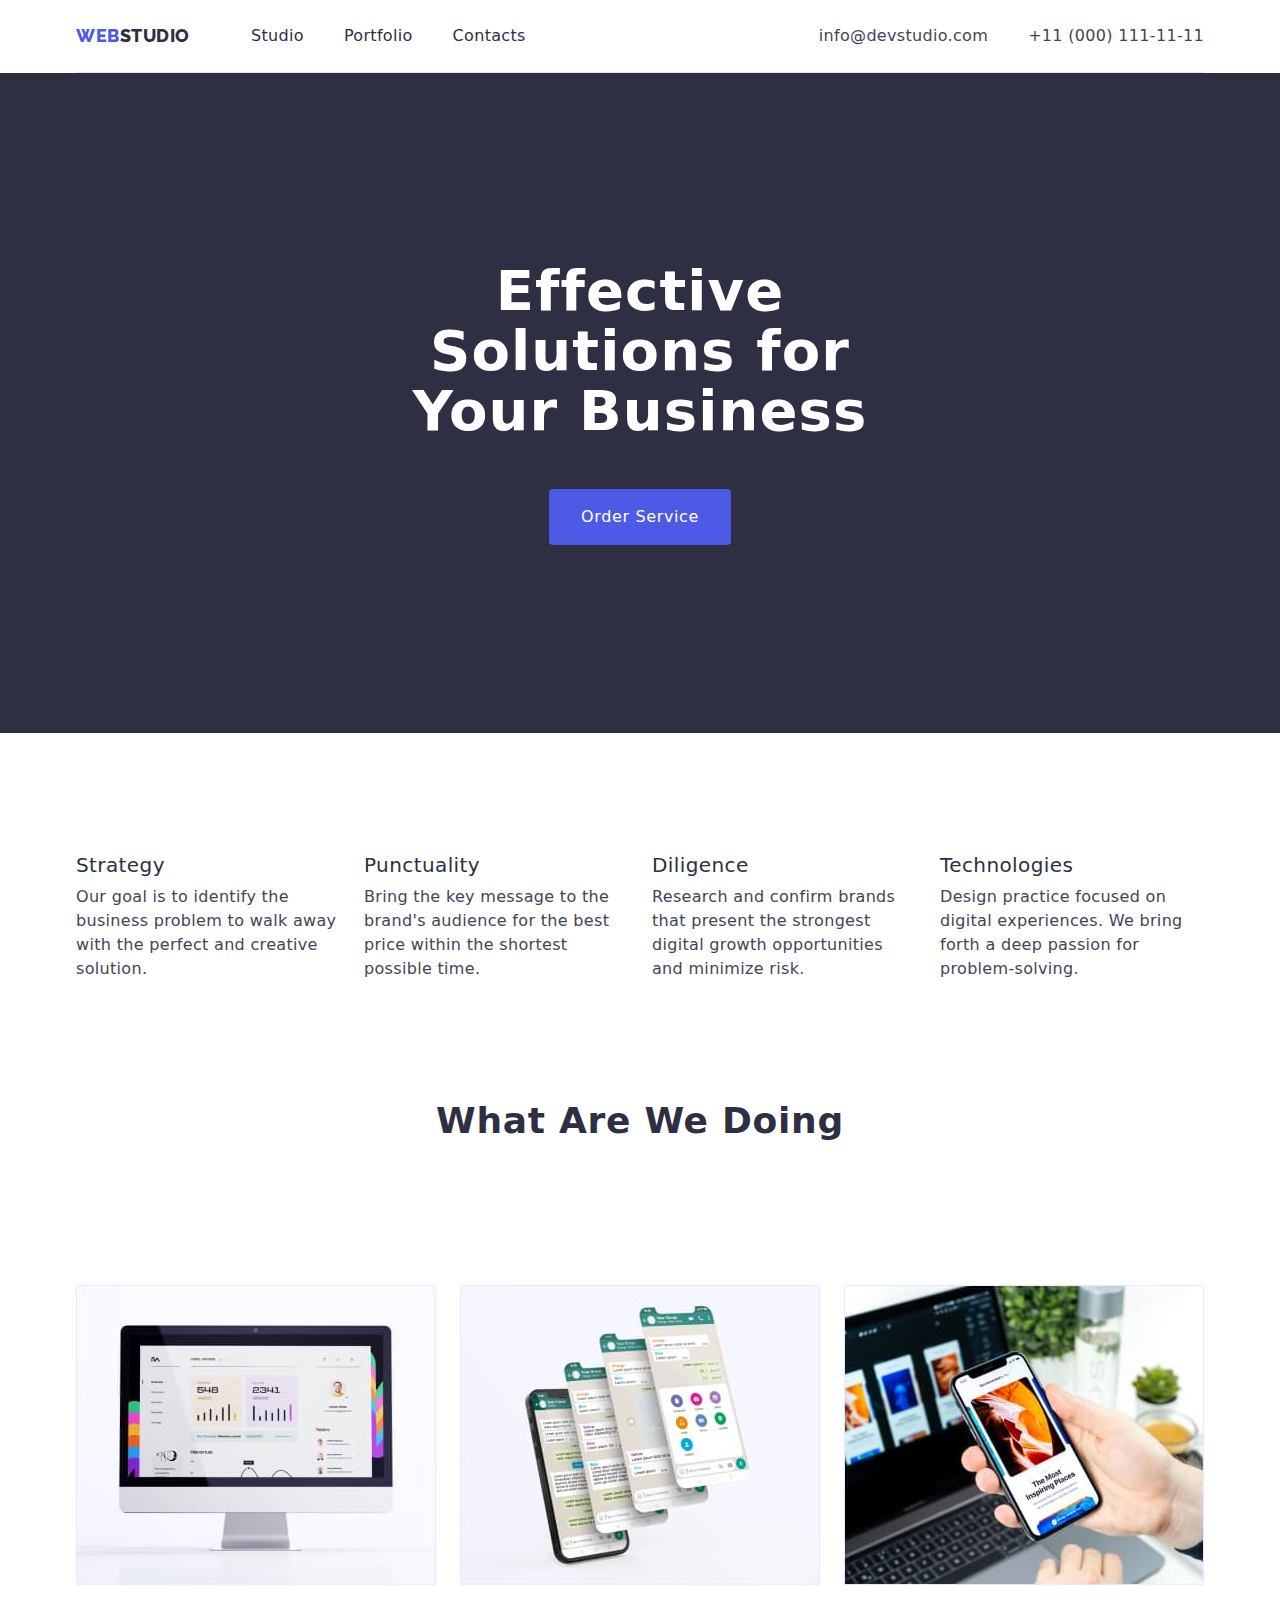
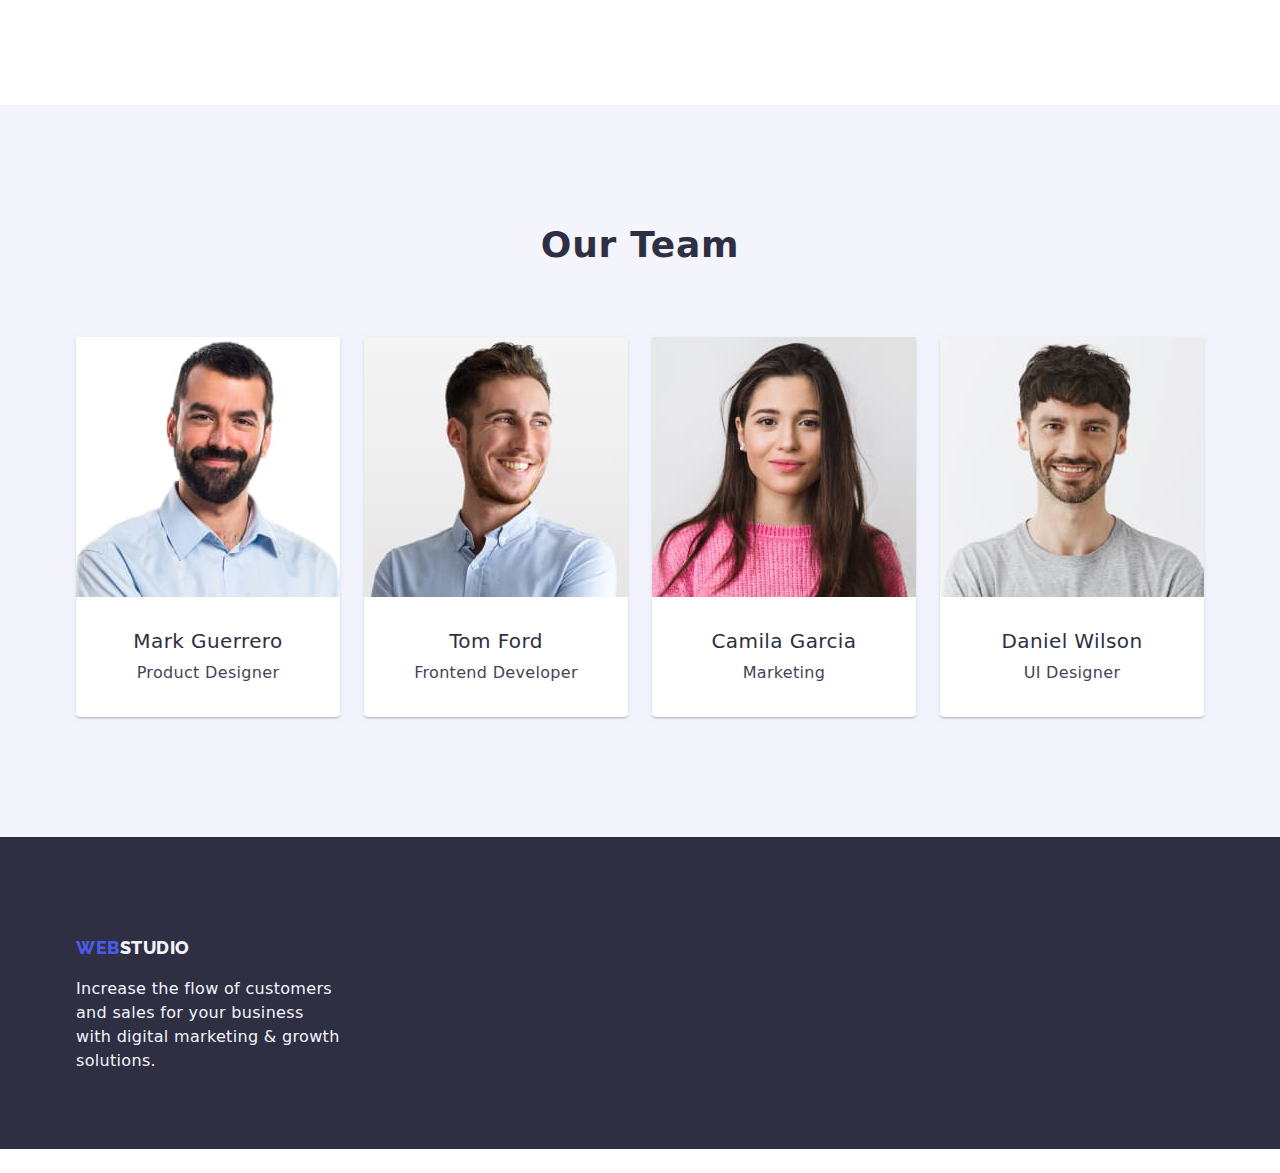
<file: index.html>
<!DOCTYPE html>
<html lang="en">
  <head>
    <meta charset="UTF-8" />
    <meta name="viewport" content="width=device-width, initial-scale=1.0" />
    <title>Studio</title>
    <link rel="stylesheet" href="./css/styles.css" />
    <link rel="preconnect" href="https://fonts.googleapis.com" />
    <link rel="preconnect" href="https://fonts.gstatic.com" crossorigin />
    <link
      href="https://fonts.googleapis.com/css2?family=Raleway:wght@800&family=Roboto:wght@400;500;700;900&display=swap"
      rel="stylesheet"
    />
    <link
      rel="stylesheet"
      href="https://cdnjs.cloudflare.com/ajax/libs/modern-normalize/2.0.0/modern-normalize.min.css"
    />
  </head>
  <body>
    <header>
      <div class="container">
        <div class="head-nav">
          <a class="logo" href="index.html"
            ><span class="iris">WEB</span
            ><span class="navyblue">STUDIO</span></a
          >
          <nav>
            <menu class="menu-nav">
              <li><a class="menu-item" href="index.html">Studio</a></li>
              <li><a class="menu-item" href="portfolio.html">Portfolio</a></li>
              <li><a class="menu-item" href="#0">Contacts</a></li>
            </menu>
          </nav>
          <ul class="contact-list">
            <li>
              <a class="contact" href="#0">info@devstudio.com</a>
            </li>
            <li>
              <a class="contact" href="#0">+11 (000) 111-11-11</a>
            </li>
          </ul>
        </div>
      </div>
    </header>
    <main>
      <section class="header-background">
        <div class="container header-flex">
          <h1 class="main-header">Effective Solutions for Your Business</h1>
          <button class="front-button" type="button">Order Service</button>
        </div>
      </section>
      <div class="container">
        <ul class="ideas">
          <li>
            <h3 class="advantages">Strategy</h3>
            <p class="discription">
              Our goal is to identify the business problem to walk away with the
              perfect and creative solution.
            </p>
          </li>
          <li>
            <h3 class="advantages">Punctuality</h3>
            <p class="discription">
              Bring the key message to the brand's audience for the best price
              within the shortest possible time.
            </p>
          </li>
          <li>
            <h3 class="advantages">Diligence</h3>
            <p class="discription">
              Research and confirm brands that present the strongest digital
              growth opportunities and minimize risk.
            </p>
          </li>
          <li>
            <h3 class="advantages">Technologies</h3>
            <p class="discription">
              Design practice focused on digital experiences. We bring forth a
              deep passion for problem-solving.
            </p>
          </li>
        </ul>
      </div>
      <div class="container">
        <section>
          <h2 class="header2">What are we doing</h2>
          <ul class="what-we-do">
            <li class="work-img">
              <img
                src="images/picture1.jpg"
                alt="computer monitor with graphics"
                width="360"
                height="300"
              />
            </li>
            <li class="work-img">
              <img
                src="images/picture2.jpg"
                alt="smartphone screen with some graphics"
                width="360"
                height="300"
              />
            </li>
            <li class="work-img">
              <img
                src="images/picture3.jpg"
                alt="smartphone scrren with a laptop in background with graphics on"
                width="360"
                height="300"
              />
            </li>
          </ul>
        </section>
      </div>
      <section class="bottom-section">
        <h2 class="header2">Our Team</h2>
        <ul class="team-cards">
          <li>
            <figure class="team-card">
              <img
                src="images/photo1.jpg"
                alt="smilling bearded male in light blue shirt"
                width="264"
                height="260"
              />
              <figcaption>
                <h3 class="person-name">Mark Guerrero</h3>
                <p class="person-position">Product Designer</p>
              </figcaption>
            </figure>
          </li>
          <li>
            <figure class="team-card">
              <img
                src="images/photo2.jpg"
                alt="smilling male in light blue shirt looking to his left"
                width="264"
                height="260"
              />
              <figcaption>
                <h3 class="person-name">Tom Ford</h3>
                <p class="person-position">Frontend Developer</p>
              </figcaption>
            </figure>
          </li>
          <li>
            <figure class="team-card">
              <img
                src="images/photo3.jpg"
                alt="young female with dark long hair in pink sweater"
                width="264"
                height="260"
              />
              <figcaption>
                <h3 class="person-name">Camila Garcia</h3>
                <p class="person-position">Marketing</p>
              </figcaption>
            </figure>
          </li>
          <li>
            <figure class="team-card">
              <img
                src="images/photo4.jpg"
                alt="smilling male in grey t-shirt with short dark hair"
                width="264"
                height="260"
              />
              <figcaption>
                <h3 class="person-name">Daniel Wilson</h3>
                <p class="person-position">UI Designer</p>
              </figcaption>
            </figure>
          </li>
        </ul>
      </section>
    </main>
    <footer class="footer">
      <div class="container footer-flex">
        <a class="logo-footer" href="index.html"
          ><span class="iris">WEB</span><span class="cloud">STUDIO</span></a
        >
        <p class="footer-txt">
          Increase the flow of customers and sales for your business with
          digital marketing & growth solutions.
        </p>
      </div>
    </footer>
  </body>
</html>
</file>
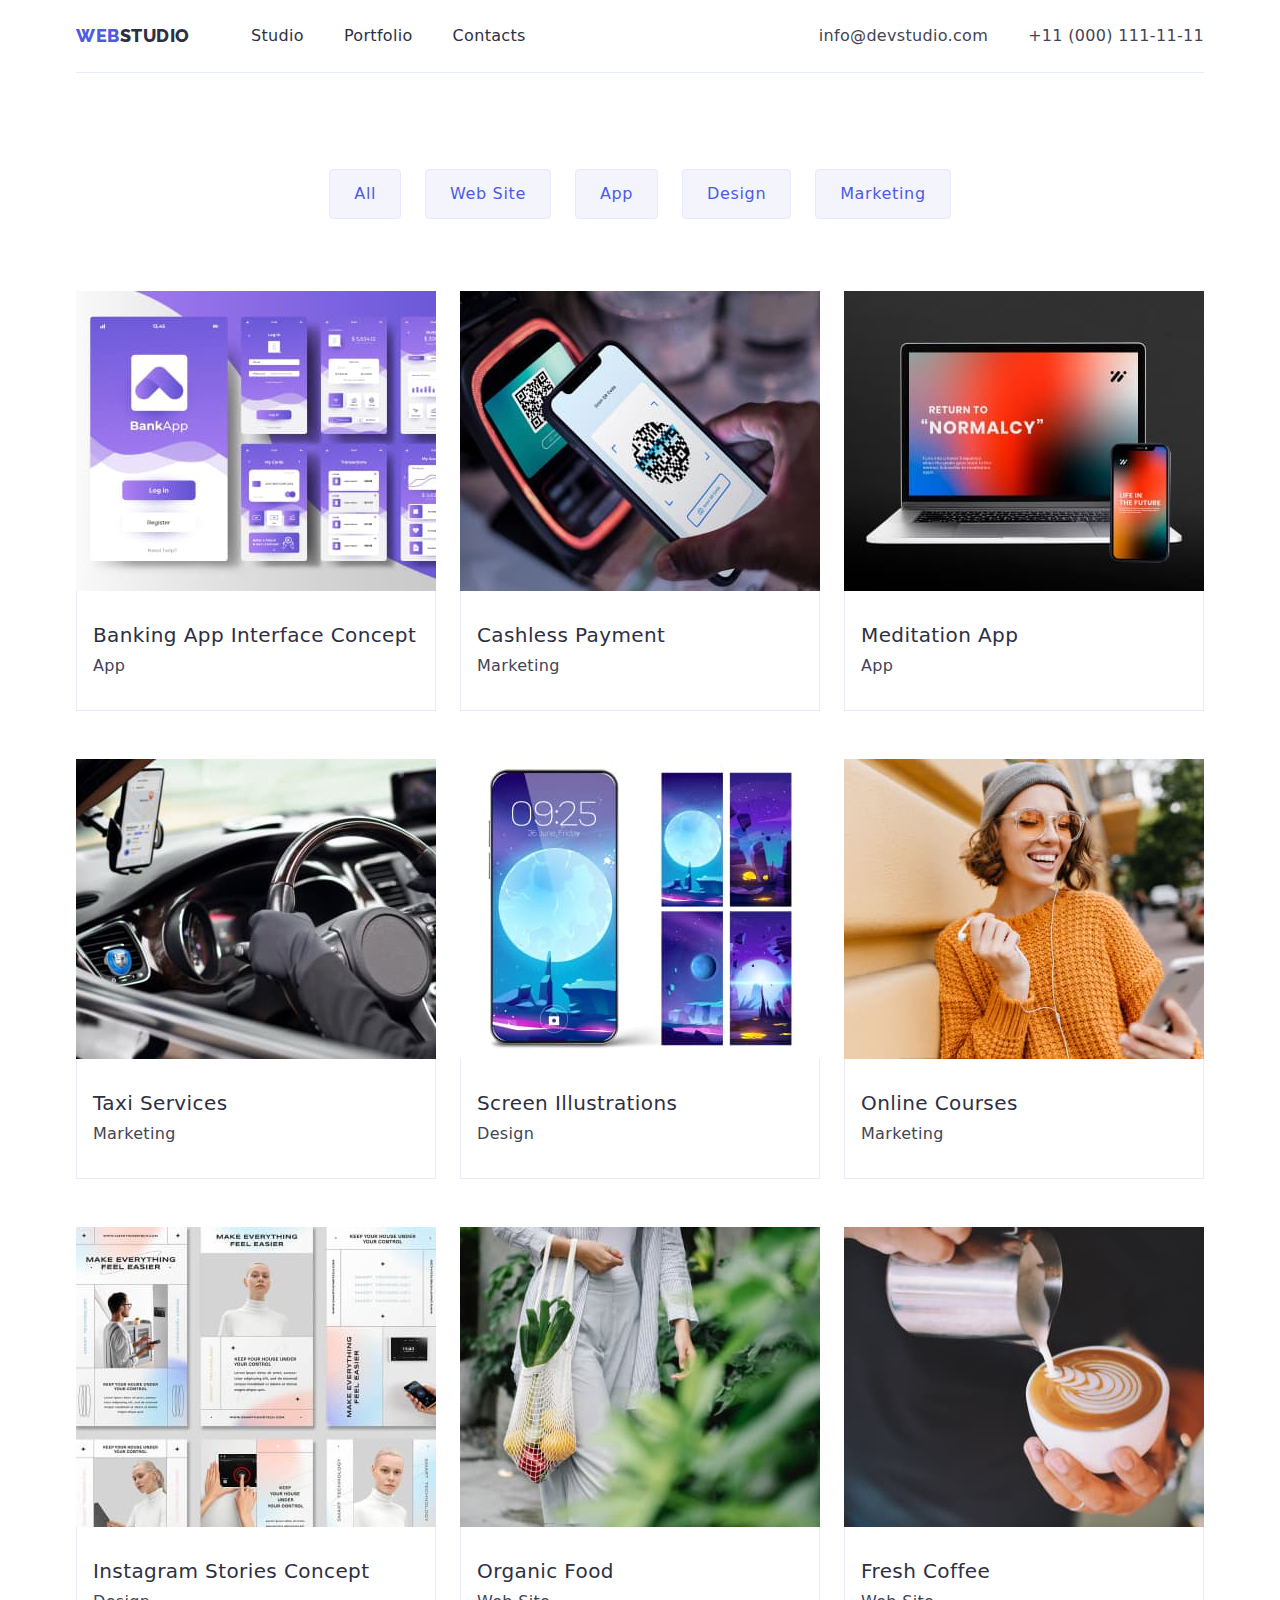
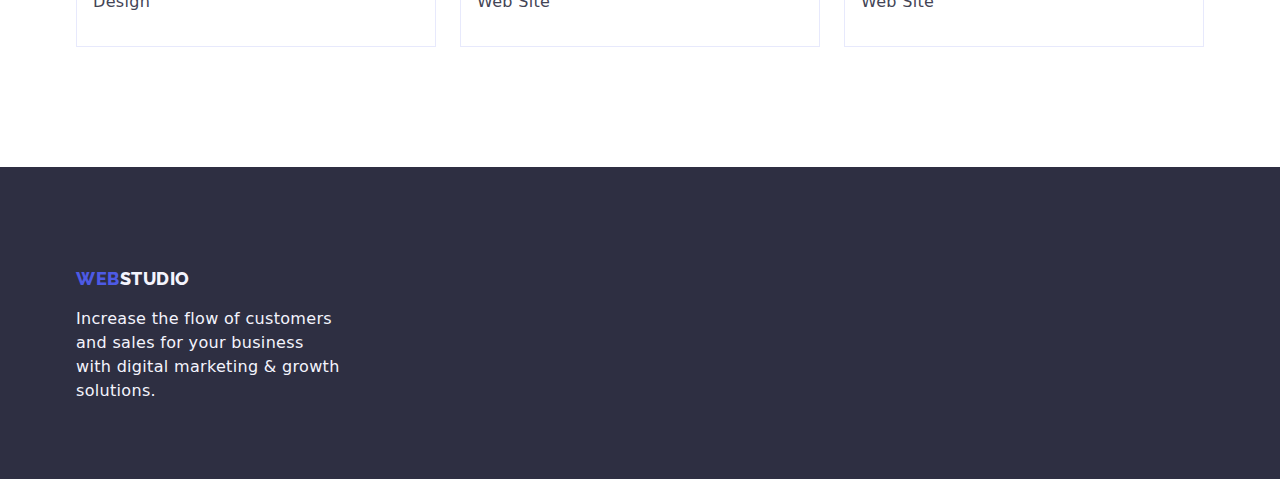
<file: portfolio.html>
<!DOCTYPE html>
<html lang="en">
  <head>
    <meta charset="UTF-8" />
    <meta name="viewport" content="width=device-width, initial-scale=1.0" />
    <title>Portfolio</title>
    <link rel="stylesheet" href="./css/styles.css" />
    <link rel="preconnect" href="https://fonts.googleapis.com" />
    <link rel="preconnect" href="https://fonts.gstatic.com" crossorigin />
    <link
      href="https://fonts.googleapis.com/css2?family=Raleway:wght@800&family=Roboto:wght@400;500;700;900&display=swap"
      rel="stylesheet"
    />
    <link
      rel="stylesheet"
      href="https://cdnjs.cloudflare.com/ajax/libs/modern-normalize/2.0.0/modern-normalize.min.css"
    />
  </head>
  <body class="body">
    <header>
      <div class="container">
        <div class="head-nav">
          <a class="logo" href="index.html"
            ><span class="iris">WEB</span
            ><span class="navyblue">STUDIO</span></a
          >
          <nav>
            <menu class="menu-nav">
              <li><a class="menu-item" href="index.html">Studio</a></li>
              <li><a class="menu-item" href="portfolio.html">Portfolio</a></li>
              <li><a class="menu-item" href="#0">Contacts</a></li>
            </menu>
          </nav>
          <ul class="contact-list">
            <li>
              <a class="contact" href="#0">info@devstudio.com</a>
            </li>
            <li>
              <a class="contact" href="#0">+11 (000) 111-11-11</a>
            </li>
          </ul>
        </div>
      </div>
    </header>
    <main>
      <div class="container">
        <!-- <h1></h1> -->
        <ul class="filter-button">
          <li>
            <button class="button" type="button">All</button>
          </li>
          <li>
            <button class="button" type="button">Web Site</button>
          </li>
          <li>
            <button class="button" type="button">App</button>
          </li>
          <li>
            <button class="button" type="button">Design</button>
          </li>
          <li>
            <button class="button" type="button">Marketing</button>
          </li>
        </ul>
      </div>
      <div class="container">
        <ul class="portfolio-list">
          <li>
            <figure>
              <img
                src="images/bankapp.jpg"
                alt="various screenshots of bank application"
                width="360"
                height="300"
              />
              <figcaption class="figcap-content figcap-border">
                <p class="portfolio-img-title">Banking App Interface Concept</p>
                <p class="portfolio-img-subtitle">App</p>
              </figcaption>
            </figure>
          </li>
          <li>
            <figure>
              <img
                src="images/phonepay.jpg"
                alt="cashless payment with a smartphone"
                width="360"
                height="300"
              />
              <figcaption class="figcap-content figcap-border">
                <p class="portfolio-img-title">Cashless Payment</p>
                <p class="portfolio-img-subtitle">Marketing</p>
              </figcaption>
            </figure>
          </li>
          <li>
            <figure>
              <img
                src="images/laptopsmartphone.jpg"
                alt="laptop and smartphone in fornt of it"
                width="360"
                height="300"
              />
              <figcaption class="figcap-content figcap-border">
                <p class="portfolio-img-title">Meditation App</p>
                <p class="portfolio-img-subtitle">App</p>
              </figcaption>
            </figure>
          </li>
          <li>
            <figure>
              <img
                src="images/car.jpg"
                alt="steering wheel with hands on it"
                width="360"
                height="300"
              />
              <figcaption class="figcap-content figcap-border">
                <p class="portfolio-img-title">Taxi Services</p>
                <p class="portfolio-img-subtitle">Marketing</p>
              </figcaption>
            </figure>
          </li>
          <li>
            <figure>
              <img
                src="images/smartphonewallpap.jpg"
                alt="smartphone screen with different wallpaper on it"
                width="360"
                height="300"
              />
              <figcaption class="figcap-content figcap-border">
                <p class="portfolio-img-title">Screen Illustrations</p>
                <p class="portfolio-img-subtitle">Design</p>
              </figcaption>
            </figure>
          </li>
          <li>
            <figure>
              <img
                src="images/photo5.jpg"
                alt="girl in orange sweater smilling and looking at phone"
                width="360"
                height="300"
              />
              <figcaption class="figcap-content figcap-border">
                <p class="portfolio-img-title">Online Courses</p>
                <p class="portfolio-img-subtitle">Marketing</p>
              </figcaption>
            </figure>
          </li>
          <li>
            <figure>
              <img
                src="images/app.jpg"
                alt="graphics from instagram stories concept"
                width="360"
                height="300"
              />
              <figcaption class="figcap-content figcap-border">
                <p class="portfolio-img-title">Instagram Stories Concept</p>
                <p class="portfolio-img-subtitle">Design</p>
              </figcaption>
            </figure>
          </li>
          <li>
            <figure>
              <img
                src="images/groceries.jpg"
                alt="person carrying groceries"
                width="360"
                height="300"
              />
              <figcaption class="figcap-content figcap-border">
                <p class="portfolio-img-title">Organic Food</p>
                <p class="portfolio-img-subtitle">Web Site</p>
              </figcaption>
            </figure>
          </li>
          <li>
            <figure>
              <img
                src="images/coffee.jpg"
                alt="barista making coffee"
                width="360"
                height="300"
              />
              <figcaption class="figcap-content figcap-border">
                <p class="portfolio-img-title">Fresh Coffee</p>
                <p class="portfolio-img-subtitle">Web Site</p>
              </figcaption>
            </figure>
          </li>
        </ul>
      </div>
    </main>
    <footer class="footer">
      <div class="container footer-flex">
        <a class="logo-footer" href="index.html"
          ><span class="iris">WEB</span><span class="cloud">STUDIO</span></a
        >
        <p class="footer-txt">
          Increase the flow of customers and sales for your business with
          digital marketing & growth solutions.
        </p>
      </div>
    </footer>
  </body>
</html>
</file>
<file: css/styles.css>
:root {
  --navyblue: #2e2f42;
  --iris: #4d5ae5;
  --cloud: #f4f4fd;
  --ocean: #404bbf;
  --cornflower: #e7e9fc;
  --slate: #434455;
  --white: #fff;
}
* {
  margin: 0;
  padding: 0;
}
img {
  display: block;
  max-width: 100%;
  height: auto;
}
ul,
ol,
li {
  list-style: none;
  margin: 0;
  padding-left: 0;
}
body {
  font-family: Roboto, sans-serif;
  color: var(--navyblue);
}
.navyblue {
  color: var(--navyblue);
}
.iris {
  color: var(--iris);
}
.cloud {
  color: var(--cloud);
}

.head-nav {
  border-bottom: 1px solid var(--cornflower);
  background: var(--white);

  display: flex;
  flex-wrap: wrap;
  align-items: center;
  gap: 40px;
}
.logo {
  display: flex;
  flex-direction: row;
  flex-wrap: wrap;
  align-items: center;
  flex-shrink: 0;
  width: 115px;
  margin-right: 20px;
  font-family: Raleway;
  font-size: 18px;
  font-weight: 800;
  line-height: 1.16;
  letter-spacing: 0.54px;
  text-transform: uppercase;
  text-decoration: none;
}
.menu-nav {
  display: flex;
  gap: 40px;
}
.menu-item {
  margin: 0;
  padding: 0px;
  width: auto;
  font-size: 16px;
  font-weight: 500;
  line-height: 1.5;
  letter-spacing: 0.32px;
  text-decoration: none;
  color: var(--navyblue);
}

.menu-item:hover {
  color: var(--ocean);
}
.menu-item:focus {
  color: var(--ocean);
}
.contact-list {
  display: flex;
  justify-content: flex-end;
  margin: 24px 0px;
  margin-left: auto;
}
.contact-list li:not(:last-child) {
  margin-right: 40px;
}

.contact {
  display: flex;
  flex-wrap: wrap;
  align-items: center;
  flex-direction: row;
  margin-left: auto;
  color: var(--slate);
  font-size: 16px;
  line-height: 1.5;
  letter-spacing: 0.32px;
  text-decoration: none;
}
.contact:hover {
  color: var(--ocean);
}
.contact:focus {
  color: var(--ocean);
}
.main-header {
  display: flex;
  align-content: center;
  color: var(--white);
  text-align: center;
  max-width: 496px;
  margin: 0 auto;
  padding: 188px 0 48px 0;
  font-size: 56px;
  font-weight: 700;
  line-height: 1.07;
  letter-spacing: 1.12px;
}
.header-background {
  display: flex;
  flex-direction: column;
  flex-wrap: nowrap;
  justify-content: center;
  align-content: center;
  align-items: center;
  background: var(--navyblue);
}
.front-button {
  padding: 16px 32px;
  display: inline-flex;
  gap: 10px;
  margin-bottom: 188px;
  border-radius: 4px;
  background: var(--iris);
  color: var(--white);
  font-size: 16px;
  font-weight: 500;
  line-height: 1.5;
  letter-spacing: 0.64px;
  border: none;
  box-shadow: 0 0 0.15em 0 rgba(0, 0, 0, 0.15);
}
.header-flex {
  display: flex;
  flex-wrap: nowrap;
  flex-direction: column;
  justify-content: center;
  align-items: center;
}
.container {
  width: 1158px;
  margin: 0 auto;
  padding: 0 15px;
}

.ideas {
  display: flex;
  justify-content: space-between;
  gap: 24px;
  flex-shrink: 0;
  padding: 120px 0;
}
.advantages {
  display: block;
  width: 264px;
  font-size: 20px;
  font-weight: 500;
  line-height: 1.2;
  letter-spacing: 0.4px;
  padding-bottom: 8px;
}
.discription {
  display: block;
  width: 264px;
  color: var(--slate);
  font-size: 16px;
  line-height: 1.5;
  letter-spacing: 0.32px;
}
.what-we-do {
  display: flex;
  flex-wrap: wrap;
  gap: 24px;
  max-width: 1128px;
  flex-shrink: 0;
  padding-bottom: 120px;
  padding-top: 72px;
}
.work-img {
  display: flex;
  flex-direction: column;
  align-items: flex-start;
}
/* our team */
.header2 {
  text-align: center;
  font-size: 36px;
  font-weight: 700;
  line-height: 1.11;
  letter-spacing: 0.72px;
  text-transform: capitalize;
  padding-bottom: 72px;
}
.bottom-section {
  padding-bottom: 120px;
  padding-top: 120px;
  background: var(--cloud);
}
.team-cards {
  display: flex;
  flex-direction: row;
  justify-content: center;
  gap: 24px;
}
.team-card {
  display: flex;
  flex-direction: column;
  justify-content: flex-start;
  align-items: center;
  border-radius: 0px 0px 4px 4px;
  background: var(--white);
  box-shadow: 0px 2px 1px 0px rgba(46, 47, 66, 0.08),
    0px 1px 1px 0px rgba(46, 47, 66, 0.16),
    0px 1px 6px 0px rgba(46, 47, 66, 0.08);
}

.person-name {
  text-align: center;
  font-size: 20px;
  font-weight: 500;
  line-height: 1.2;
  letter-spacing: 0.4px;
  padding: 32px 0 8px 0;
}
.person-position {
  color: var(--slate);
  text-align: center;

  font-size: 16px;
  line-height: 1.5;
  letter-spacing: 0.32px;
  margin: 0;
  padding-bottom: 32px;
}

/* Portfolio */

.filter-button {
  display: flex;
  flex-wrap: wrap;
  gap: 24px;
  margin: 96px 0 72px 0;
  justify-content: center;
}
.portfolio-list {
  display: grid;
  align-items: center;
  justify-items: center;
  grid-template-columns: repeat(3, 1fr);
  grid-gap: 48px 24px;
  padding-bottom: 120px;
}

.figcap-content {
  padding: 32px 16px;
}
.figcap-border {
  border: 1px solid var(--cornflower);
  border-top: none;
  background: var(--background);
}
.portfolio-img-title {
  color: var(--navyblue);
  font-size: 20px;
  font-weight: 500;
  line-height: 1.2;
  letter-spacing: 0.4px;
  width: fit-content;
  padding-bottom: 7px;
}
.portfolio-img-subtitle {
  color: var(--slate);
  font-size: 16px;
  line-height: 1.5;
  letter-spacing: 0.32px;
  width: fit-content;
}

/* Footer */

.footer {
  background-color: var(--navyblue);

  height: 312px;
  flex-shrink: 0;
}
.footer-flex {
  display: flex;
  display: flex;
  flex-direction: column;
  flex-wrap: nowrap;
  justify-content: center;
  align-items: flex-start;
}
.logo-footer {
  margin-top: 101.5px;
  width: 115px;
  font-family: Raleway;
  font-size: 18px;
  font-weight: 800;
  line-height: 1.16;
  letter-spacing: 0.54px;
  text-transform: uppercase;
  text-decoration: none;
}
.footer-txt {
  margin-top: 17.5px;
  padding-bottom: 100px;
  width: 264px;
  color: var(--cloud);
  font-size: 16px;
  line-height: 1.5;
  letter-spacing: 0.32px;
}
.front-button {
  cursor: pointer;
}
.front-button:hover {
  background-color: var(--ocean);
}

.button {
  display: flex;
  padding: 12px 24px;
  justify-content: center;
  align-items: center;
  cursor: pointer;
  border-radius: 4px;
  border: 1px solid var(--cornflower);
  background: var(--cloud);

  color: var(--iris);
  text-align: center;

  /* Button Text */
  font-size: 16px;
  font-weight: 500;
  line-height: 1.5;
  letter-spacing: 0.64px;
}

.button:active,
.button:hover,
.button:focus {
  border-radius: 4px;
  border: 1px solid var(--cornflower);
  background: var(--iris);
  color: var(--cloud);
}
</file>
